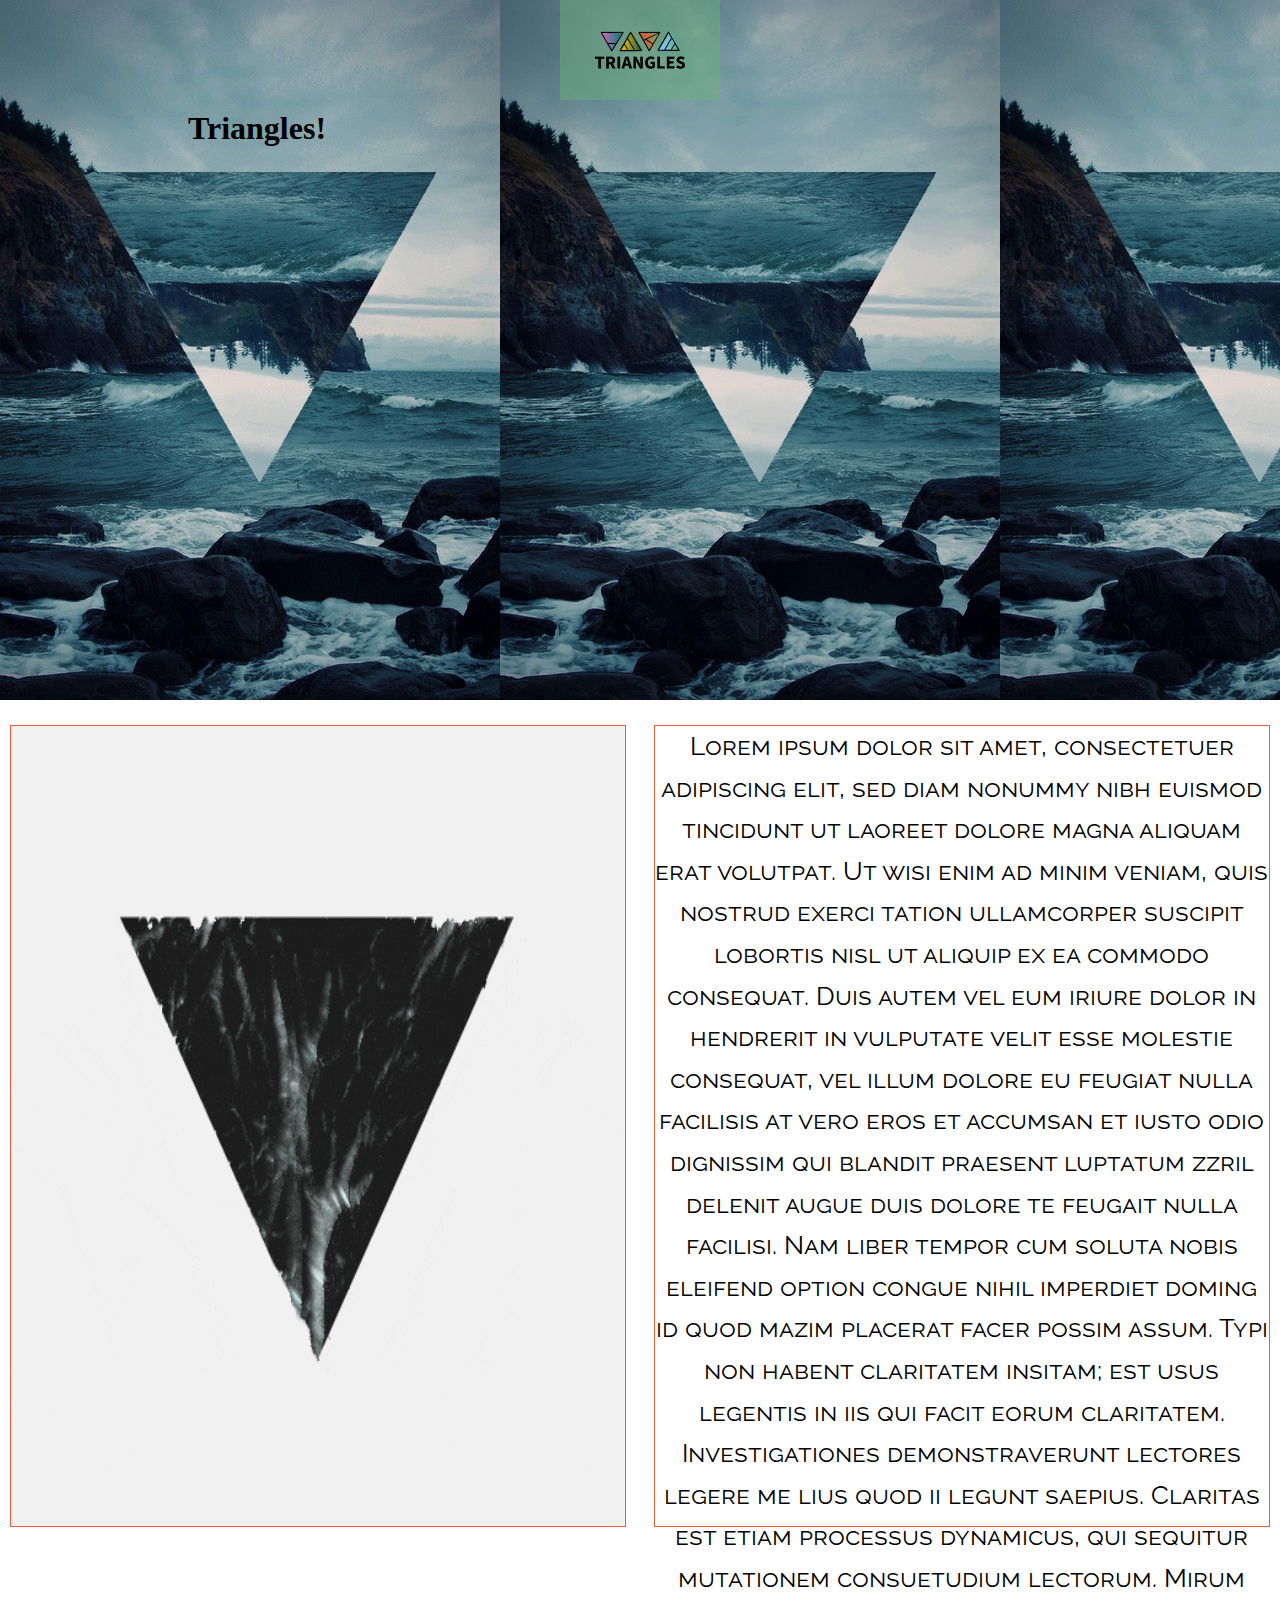
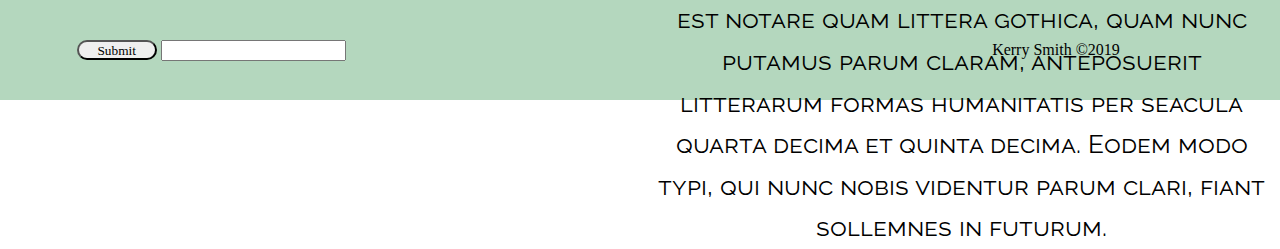
<file: index.html>
<!DOCTYPE html>
<html class="cursor" lang="en">
<head>
  <meta charset="UTF-8"/>
  <meta name="description" content="Triangles"/>
  <meta name="keywords" content="tri, triangle, triangles"/>
  <meta name="author" content="Kerry Smith"/>
  <meta name="viewport" content="width=device-width, initial-scale=1.0"/>
  <meta http-equiv="X-UA-Compatible" content="ie=edge"/>
  <title>TRIANGLES</title>
  <link rel="icon" href="img/logo.png" type="image/png" sizes="16x16 32x32"/>
  <link rel="stylesheet" href="https://use.fontawesome.com/releases/v5.7.2/css/all.css" integrity="sha384-fnmOCqbTlWIlj8LyTjo7mOUStjsKC4pOpQbqyi7RrhN7udi9RwhKkMHpvLbHG9Sr" crossorigin="anonymous"/>
  <link href="https://fonts.googleapis.com/css?family=Baloo+Chettan|Raleway" rel="stylesheet">
  <link rel="stylesheet" href="css/style.css" type="text/css"/>
  <link rel="stylesheet" href="css/about.css" type="text/css"/>
  <link rel="stylesheet" href="css/contact.css" type="text/css"/>
</head>
<body>
    <header>
        <nav class="navbar">
            <a href="index.html"><img class="logo" src="img/logo.png" alt="TRIANGLE"/></a>
            <aside>
                <ul class="navlist">
                <li class="list-item"><a href="index.html">Home</a></li>
                <li class="list-item"><a href="about.html">About</a></li>
                <li class="list-item"><a href="contact.html">Contact</a></li>
                </ul>
            </aside>
        </nav>
    </header>
    <!-- end of header -->
    <main class="hero">
        <div class="herobox">
            <h1>Triangles!</h1>
        </div>
    </main>
    <!-- end of hero -->
    <section class="content">
        <img class="water" src="img/movingwater.gif" alt="Water Gif"/>
        <p class="content-text">Lorem ipsum dolor sit amet, consectetuer adipiscing elit,
        sed diam nonummy nibh euismod tincidunt ut laoreet dolore
        magna aliquam erat volutpat. Ut wisi enim ad minim veniam,
        quis nostrud exerci tation ullamcorper suscipit lobortis nisl
        ut aliquip ex ea commodo consequat. Duis autem vel eum iriure
        dolor in hendrerit in vulputate velit esse molestie consequat,
        vel illum dolore eu feugiat nulla facilisis at vero eros et
        accumsan et iusto odio dignissim qui blandit praesent luptatum
        zzril delenit augue duis dolore te feugait nulla facilisi.
        Nam liber tempor cum soluta nobis eleifend option congue
        nihil imperdiet doming id quod mazim placerat facer possim
        assum. Typi non habent claritatem insitam; est usus legentis
        in iis qui facit eorum claritatem. Investigationes
        demonstraverunt lectores legere me lius quod ii legunt saepius.
        Claritas est etiam processus dynamicus, qui sequitur mutationem
        consuetudium lectorum. Mirum est notare quam littera gothica,
        quam nunc putamus parum claram, anteposuerit litterarum formas
        humanitatis per seacula quarta decima et quinta decima. Eodem
        modo typi, qui nunc nobis videntur parum clari, fiant sollemnes
        in futurum.
        </p>
    </section>
    <!--end of main -->
    <footer class="footer">
        <div class="footer-col">
            <button>Submit</button>
            <input type="text" name="#"/>
        </div>
        <div class="footer-col">
            <a href="https://www.facebook.com/" target="_blank"><i class="fab fa-facebook"></i></a>
            <a href="https://www.instagram.com/" target="_blank"><i class="fab fa-instagram"></i></a>
            <a href="https://twitter.com/" target="_blank"><i class="fab fa-twitter-square"></i></a>
        </div>
        <div class="footer-col">
            <p>Kerry Smith &copy;2019</p>
        </div>
    </footer>
</body>
</html>
</file>
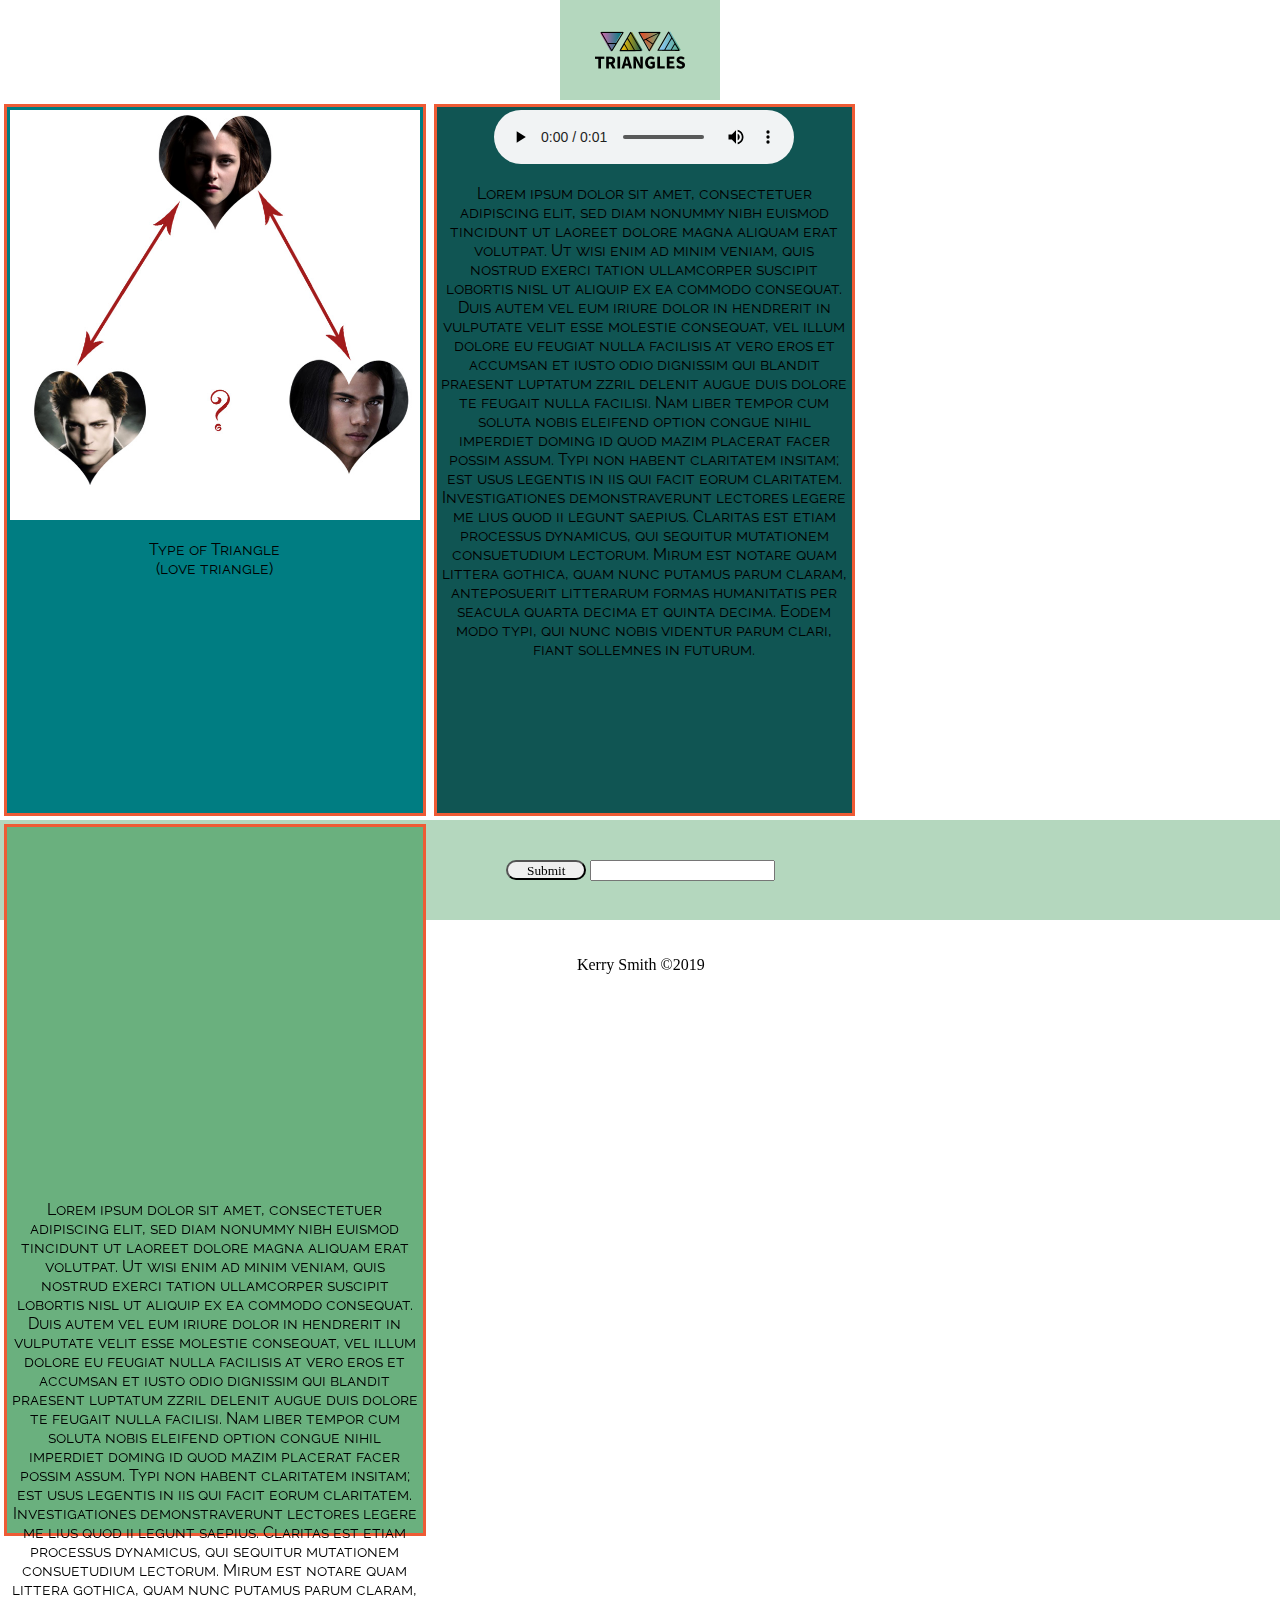
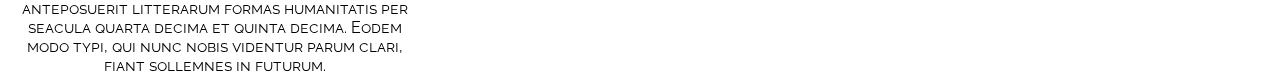
<file: about.html>
<!DOCTYPE html>
<html class="cursor" lang="en">
<head>
  <meta charset="UTF-8"/>
  <meta name="description" content="Triangles"/>
  <meta name="keywords" content="tri, triangle, triangles"/>
  <meta name="author" content="Kerry Smith"/>
  <meta name="viewport" content="width=device-width, initial-scale=1.0"/>
  <meta http-equiv="X-UA-Compatible" content="ie=edge"/>
  <title>TRIANGLES</title>
  <link rel="icon" href="img/logo.png" type="image/png" sizes="16x16 32x32"/>
  <link rel="stylesheet" href="https://use.fontawesome.com/releases/v5.7.2/css/all.css" integrity="sha384-fnmOCqbTlWIlj8LyTjo7mOUStjsKC4pOpQbqyi7RrhN7udi9RwhKkMHpvLbHG9Sr" crossorigin="anonymous"/>
  <link href="https://fonts.googleapis.com/css?family=Baloo+Chettan|Raleway" rel="stylesheet">
  <link rel="stylesheet" href="css/style.css" type="text/css"/>
  <link rel="stylesheet" href="css/about.css" type="text/css"/>
  <link rel="stylesheet" href="css/contact.css" type="text/css"/>
</head>
<body>
    <header>
        <nav class="navbar">
            <a href="index.html"><img class="logo" src="img/logo.png" alt="TRIANGLE"/></a>
            <aside>
                <ul class="navlist">
                <li class="list-item"><a href="index.html">Home</a></li>
                <li class="list-item"><a href="about.html">About</a></li>
                <li class="list-item"><a href="contact.html">Contact</a></li>
                </ul>
            </aside>
        </nav>
    </header>
    <!-- end of header -->
    
    
        
    <div class="container">
        <div class="columns one">
            <img class="col-img" src="img/lovetri.jpg" alt="Love Triangle"/>
            <p class="text-img">Type of Triangle<br>(love triangle)</br></p>
        </div>
        <div class="columns two">
            <audio controls src="audio/triangle.wav"></audio>
            <p>Lorem ipsum dolor sit amet, consectetuer adipiscing elit,
            sed diam nonummy nibh euismod tincidunt ut laoreet dolore
            magna aliquam erat volutpat. Ut wisi enim ad minim veniam,
            quis nostrud exerci tation ullamcorper suscipit lobortis nisl
            ut aliquip ex ea commodo consequat. Duis autem vel eum iriure
            dolor in hendrerit in vulputate velit esse molestie consequat,
            vel illum dolore eu feugiat nulla facilisis at vero eros et
            accumsan et iusto odio dignissim qui blandit praesent luptatum
            zzril delenit augue duis dolore te feugait nulla facilisi.
            Nam liber tempor cum soluta nobis eleifend option congue
            nihil imperdiet doming id quod mazim placerat facer possim
            assum. Typi non habent claritatem insitam; est usus legentis
            in iis qui facit eorum claritatem. Investigationes
            demonstraverunt lectores legere me lius quod ii legunt saepius.
            Claritas est etiam processus dynamicus, qui sequitur mutationem
            consuetudium lectorum. Mirum est notare quam littera gothica,
            quam nunc putamus parum claram, anteposuerit litterarum formas
            humanitatis per seacula quarta decima et quinta decima. Eodem
            modo typi, qui nunc nobis videntur parum clari, fiant sollemnes
            in futurum.
            </p>
            <iframe width="458" height="257.5" src="https://www.youtube.com/embed/g_J1dqoXDKI" frameborder="0" allow="accelerometer; autoplay; encrypted-media; gyroscope; picture-in-picture" allowfullscreen></iframe>
        </div>
        <div class="columns three">
            <iframe src="https://www.google.com/maps/embed?pb=!1m18!1m12!1m3!1d10411276.33483421!2d-76.7753043579227!3d24.153085132534308!2m3!1f0!2f0!3f0!3m2!1i1024!2i768!4f13.1!3m3!1m2!1s0x89451ab5034cb7ab%3A0xb600ecf3df7aca4d!2sBermuda+Triangle!5e0!3m2!1sen!2sus!4v1554170700528!5m2!1sen!2sus" width="450" height="350" frameborder="0" style="border:0" allowfullscreen></iframe>
            <p>Lorem ipsum dolor sit amet, consectetuer adipiscing elit,
            sed diam nonummy nibh euismod tincidunt ut laoreet dolore
            magna aliquam erat volutpat. Ut wisi enim ad minim veniam,
            quis nostrud exerci tation ullamcorper suscipit lobortis nisl
            ut aliquip ex ea commodo consequat. Duis autem vel eum iriure
            dolor in hendrerit in vulputate velit esse molestie consequat,
            vel illum dolore eu feugiat nulla facilisis at vero eros et
            accumsan et iusto odio dignissim qui blandit praesent luptatum
            zzril delenit augue duis dolore te feugait nulla facilisi.
            Nam liber tempor cum soluta nobis eleifend option congue
            nihil imperdiet doming id quod mazim placerat facer possim
            assum. Typi non habent claritatem insitam; est usus legentis
            in iis qui facit eorum claritatem. Investigationes
            demonstraverunt lectores legere me lius quod ii legunt saepius.
            Claritas est etiam processus dynamicus, qui sequitur mutationem
            consuetudium lectorum. Mirum est notare quam littera gothica,
            quam nunc putamus parum claram, anteposuerit litterarum formas
            humanitatis per seacula quarta decima et quinta decima. Eodem
            modo typi, qui nunc nobis videntur parum clari, fiant sollemnes
            in futurum.
            </p>
        </div>
    </div>
   
   
    <!-- end of section -->
    
    <footer class="footer">
        <div class="footer-col">
            <button>Submit</button>
            <input type="text" name="#"/>
        </div>
        <div class="footer-col">
            <a href="https://www.facebook.com/" target="_blank"><i class="fab fa-facebook"></i></a>
            <a href="https://www.instagram.com/" target="_blank"><i class="fab fa-instagram"></i></a>
            <a href="https://twitter.com/" target="_blank"><i class="fab fa-twitter-square"></i></a>
        </div>
        <div class="footer-col">
            <p>Kerry Smith &copy;2019</p>
        </div>
    </footer>
</body>
</html>
</file>
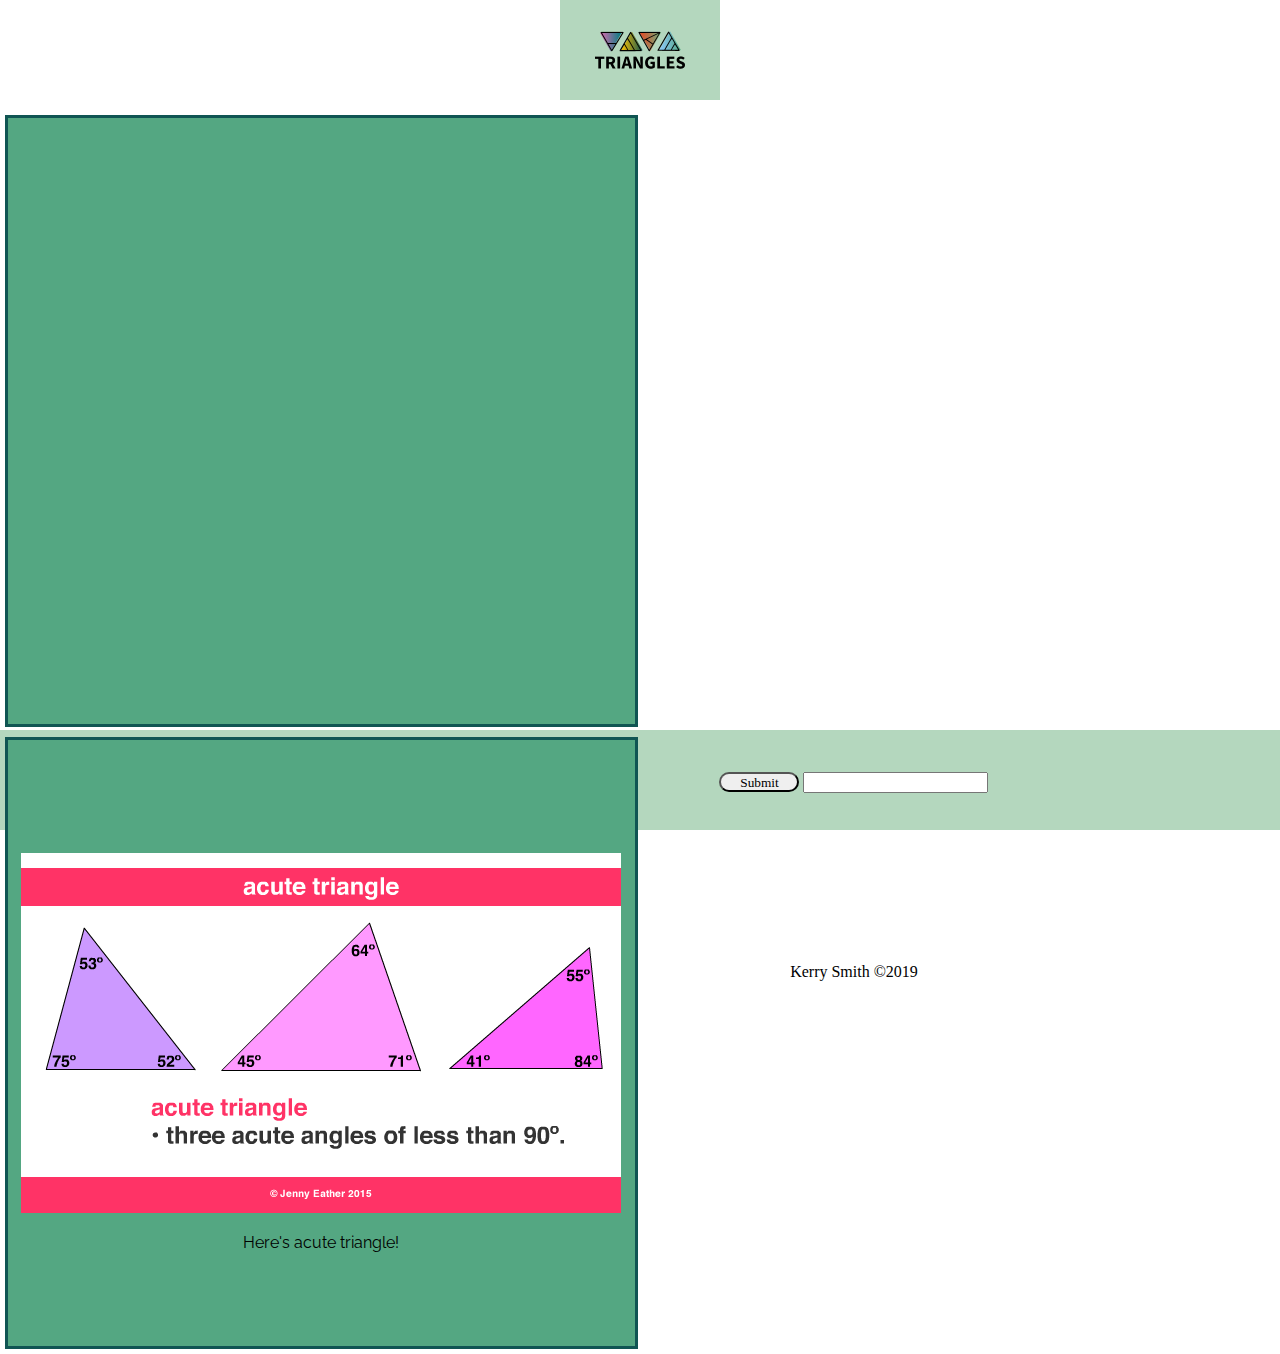
<file: contact.html>
<!DOCTYPE html>
<html class="cursor" lang="en">
<head>
  <meta charset="UTF-8"/>
  <meta name="description" content="Triangles"/>
  <meta name="keywords" content="tri, triangle, triangles"/>
  <meta name="author" content="Kerry Smith"/>
  <meta name="viewport" content="width=device-width, initial-scale=1.0"/>
  <meta http-equiv="X-UA-Compatible" content="ie=edge"/>
  <title>TRIANGLES</title>
  <link rel="icon" href="img/logo.png" type="image/png" sizes="16x16 32x32"/>
  <link rel="stylesheet" href="https://use.fontawesome.com/releases/v5.7.2/css/all.css" integrity="sha384-fnmOCqbTlWIlj8LyTjo7mOUStjsKC4pOpQbqyi7RrhN7udi9RwhKkMHpvLbHG9Sr" crossorigin="anonymous"/>
  <link href="https://fonts.googleapis.com/css?family=Baloo+Chettan|Raleway" rel="stylesheet">
  <link rel="stylesheet" href="css/style.css" type="text/css"/>
  <link rel="stylesheet" href="css/about.css" type="text/css"/>
  <link rel="stylesheet" href="css/contact.css" type="text/css"/>
</head>
<body>
    <header>
        <nav class="navbar">
            <a href="index.html"><img class="logo" src="img/logo.png" alt="TRIANGLE"/></a>
            <aside>
                <ul class="navlist">
                <li class="list-item"><a href="index.html">Home</a></li>
                <li class="list-item"><a href="about.html">About</a></li>
                <li class="list-item"><a href="contact.html">Contact</a></li>
                </ul>
            </aside>
        </nav>
    </header>
    <!-- end of header -->


    <div class="cont-container">
        <div class="cont">
            <iframe height="600" allowTransparency="true" frameborder="0" scrolling="no" style="width:100%;border:none" src="https://kberrys.wufoo.com/embed/m5a2qxm0vu9pea/"><a href="https://kberrys.wufoo.com/forms/m5a2qxm0vu9pea/">Fill out my Wufoo form!</a>
            </iframe><div id="wuf-adv" style="font-family:inherit;font-size: small;color:#a7a7a7;text-align:center;display:block;"><span class="notranslate"><a href="http://www.wufoo.com/form-builder/"></a></span></div>
        </div>
        <div class="cont">
            <img class="acute-img" src="img/acutetriangles.gif" alt="Acute Triangles"/>
            <p>Here's acute triangle!</p>
        </div>
    </div>
    
    
    <!-- end of section -->


    <footer class="footer">
        <div class="footer-col">
            <button>Submit</button>
            <input type="text" name="#"/>
        </div>
        <div class="footer-col">
            <a href="https://www.facebook.com/" target="_blank">
                <i class="fab fa-facebook"></i></a>
            <a href="https://www.instagram.com/" target="_blank"><i class="fab fa-instagram"></i></a>
            <a href="https://twitter.com/" target="_blank"><i class="fab fa-twitter-square"></i></a>
        </div>
        <div class="footer-col">
            <p>Kerry Smith &copy;2019</p>
        </div>
    </footer>
</body>
</html>
</file>
<file: css/style.css>
.cursor{
    cursor:url('../img/arrows.png'),auto;
}
.navbar{
    left: 50%;
    height: 100px;
    width: 160px;
    background-color: rgba(106, 176, 126, 0.5);
    position: fixed;
    top: 0px;
    overflow: hidden;
    z-index: 2;
    float: left;
    transition: all 0.2 slide-in;
    transition-duration: 2s;
    transform: translateX(-50%);
}
.navbar:hover{
    width:100%;
    background-color:rgba(238, 91, 53, 0.5);
    transition:all 0.2 slide-out;
    transition-duration:2s;
}
.logo{
    height:100px;
    width:100px;
    float:left;
    margin-left:30px;
    z-index:1;
}
.navlist{
    list-style-type:none;
    float:right;
    color:#000707;
    font-family:'Baloo Chettan', cursive;
    text-align:center;
    font-size:20px;
    margin-right:70px;
    font-variant:small-caps;
}
.list-item{
    background-color:#007D82;
    padding:10px 20px;
    display:inline-block;
    text-decoration:none;
}
.list-item:hover{
    color:#EE5B35;
    font-style:oblique;
    list-style-type:none;
    font-family:'Baloo Chettan', cursive;
    text-shadow:1.5px 1.5px #6AB07E;
}
/* end of nav */
body{
    margin:0 auto;
}
.hero{
    background-image:url('../img/ocean.jpg');
    height:700px;
    position:relative;
    background-repeat:repeat;
}
.herobox{
    height:100px;
    width:450px;
    position:absolute;
    top:80px;
    left:32px;
    margin:0 auto;
    text-align:center;
    text-decoration: inherit;
}
h1{
    /*color:#;*/
    margin-top:30px;
    font-family:'Baloo Chettan', cursive;
}
/* end of hero */
.content{
    height:900px;
    width:100%;
}
.water, .content-text{
    height:800px;
    width:48%;
    margin-top:25px;
}
.water{
    border:1px solid #EE5B35;
    float:left;
    margin-left:10px;
}
.content-text{
    border:1px solid #EE5B35;
    float:right;
    margin-right:10px;
    font-size:26px;
    text-align:justify;
    font-variant:small-caps;
    font-family:'Raleway', sans-serif;
    line-height:160%;
    text-align:center;
}
/* footer */
.footer{
    height:100px;
    width:100%;
    background-color:rgba(106, 176, 126, 0.5);
    z-index:100;
}
.footer-col{
    height:70px;
    width:33%;
    float:left;
    margin-top:25px;
    text-align: center;
    font-family:'Baloo Chettan', cursive;
}
button{
    height:20px;
    width:80px;
    border-radius:25px;
    margin-top:15px;
    font-family:'Baloo Chettan', cursive;
}
.fab{
    margin:20px;
    margin-top:15px;
}
.fa-facebook{
    font-size:25px;
    color:#3B5998;
}
.fa-instagram{
    font-size:25px;
    color:#231F20;
}
.fa-twitter-square{
    font-size:25px;
    color:#1DA1F2;
}
</file>
<file: css/about.css>
/*** ABOUT ***/
.cursor:hover{
    cursor:url('../img/arrows.png'),auto;
}
.container{
    height:720px;
    width:100%;
    margin-top:100px;
}
.columns{
    height:700px;
    width:32%;
    border:3px solid #EE5B35;
    float:left;
    margin:4px;
    padding:3px;
    text-align:center;
    font-variant:small-caps;
    font-family:'Raleway', sans-serif;
}
.col-img{
    width:100%;
    margin:0 auto;
}
.one{
    background-color:#007D82;
}
.two{
    background-color:#105553;
}
.three{
    background-color:#6AB07E;
}
</file>
<file: css/contact.css>
/*** CONTACT ***/
.cursor:hover{
    cursor:url('../img/arrows.png'),auto;
}
.cont-container{
    height:620px;
    width:100%;
    margin-top:110px;
}
.cont{
    height:600px;
    width:48.5%;
    padding:3px;
    margin:5px;
    float:left;
    border:3px solid #105553;
    background-color:#54A782;
    text-align:center;
    font-family:'Raleway', sans-serif;
}
.acute-img{
    margin-top:110px;
}
</file>
